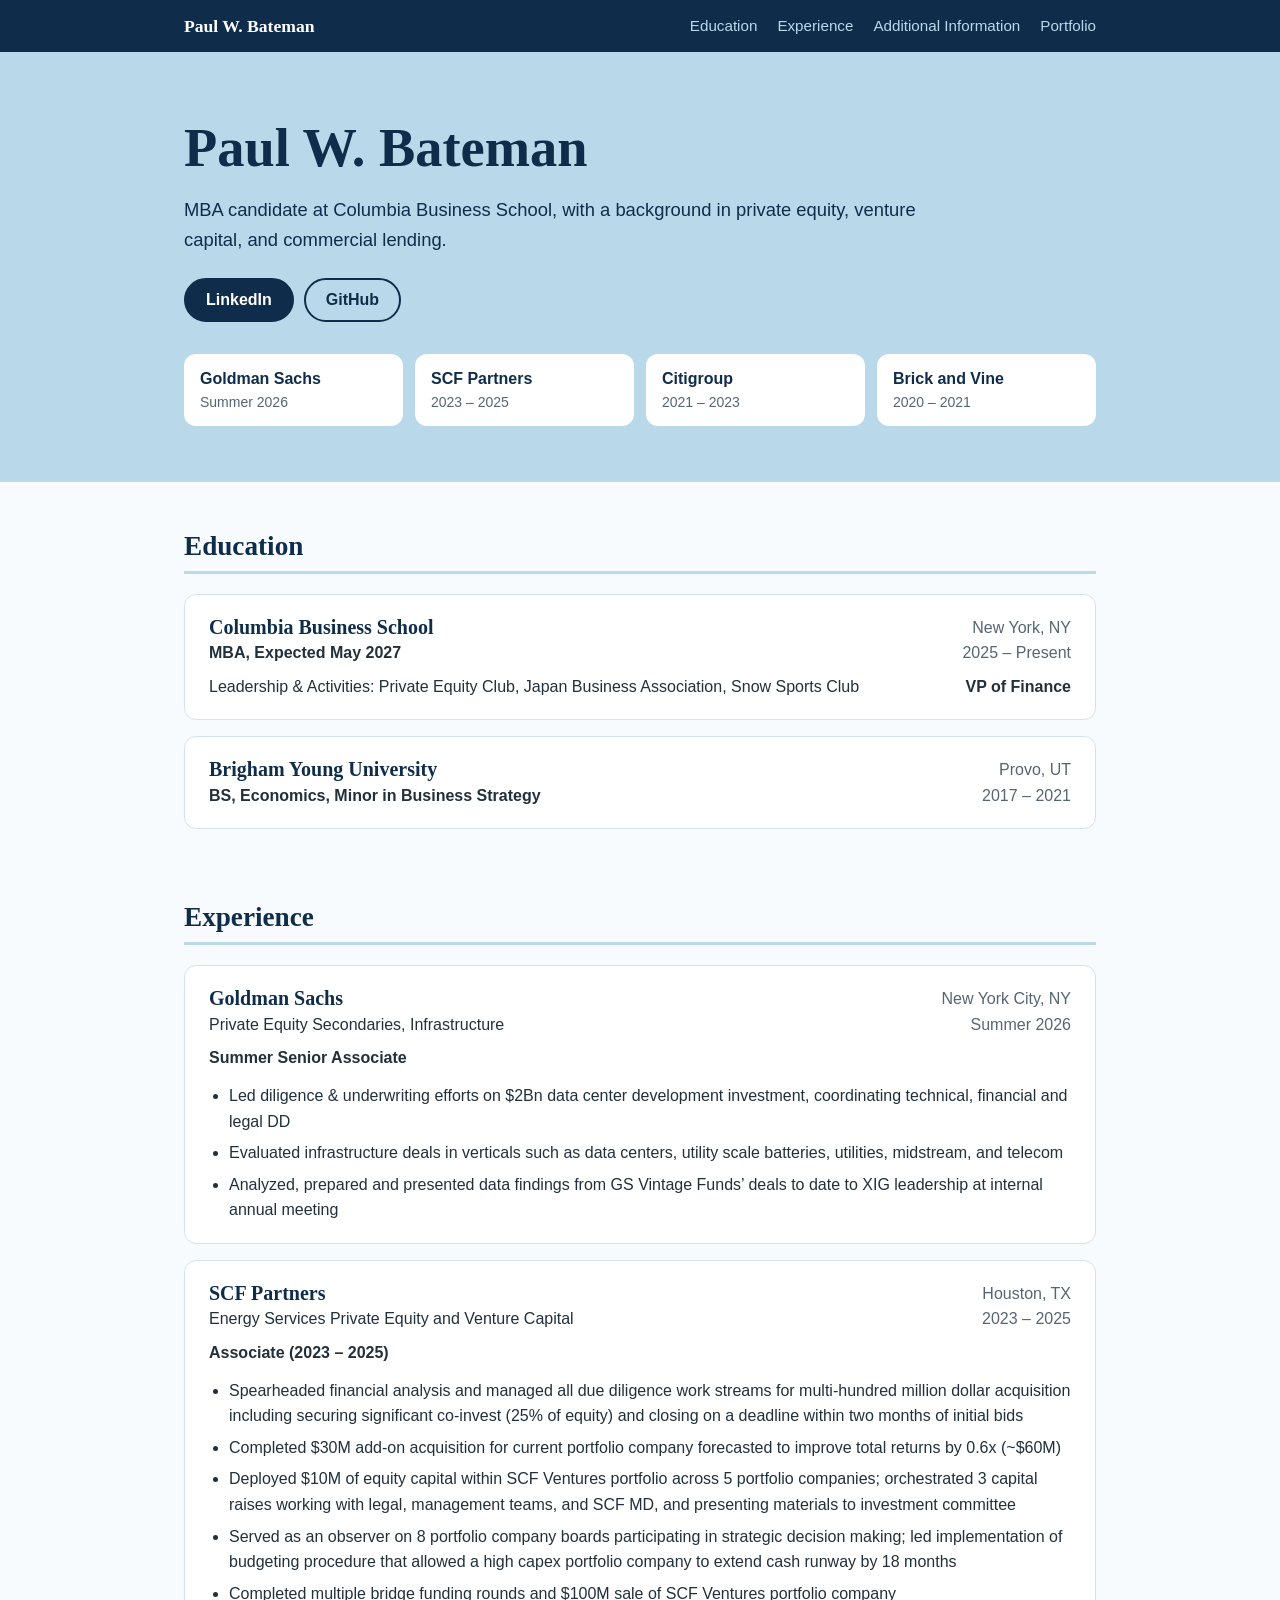
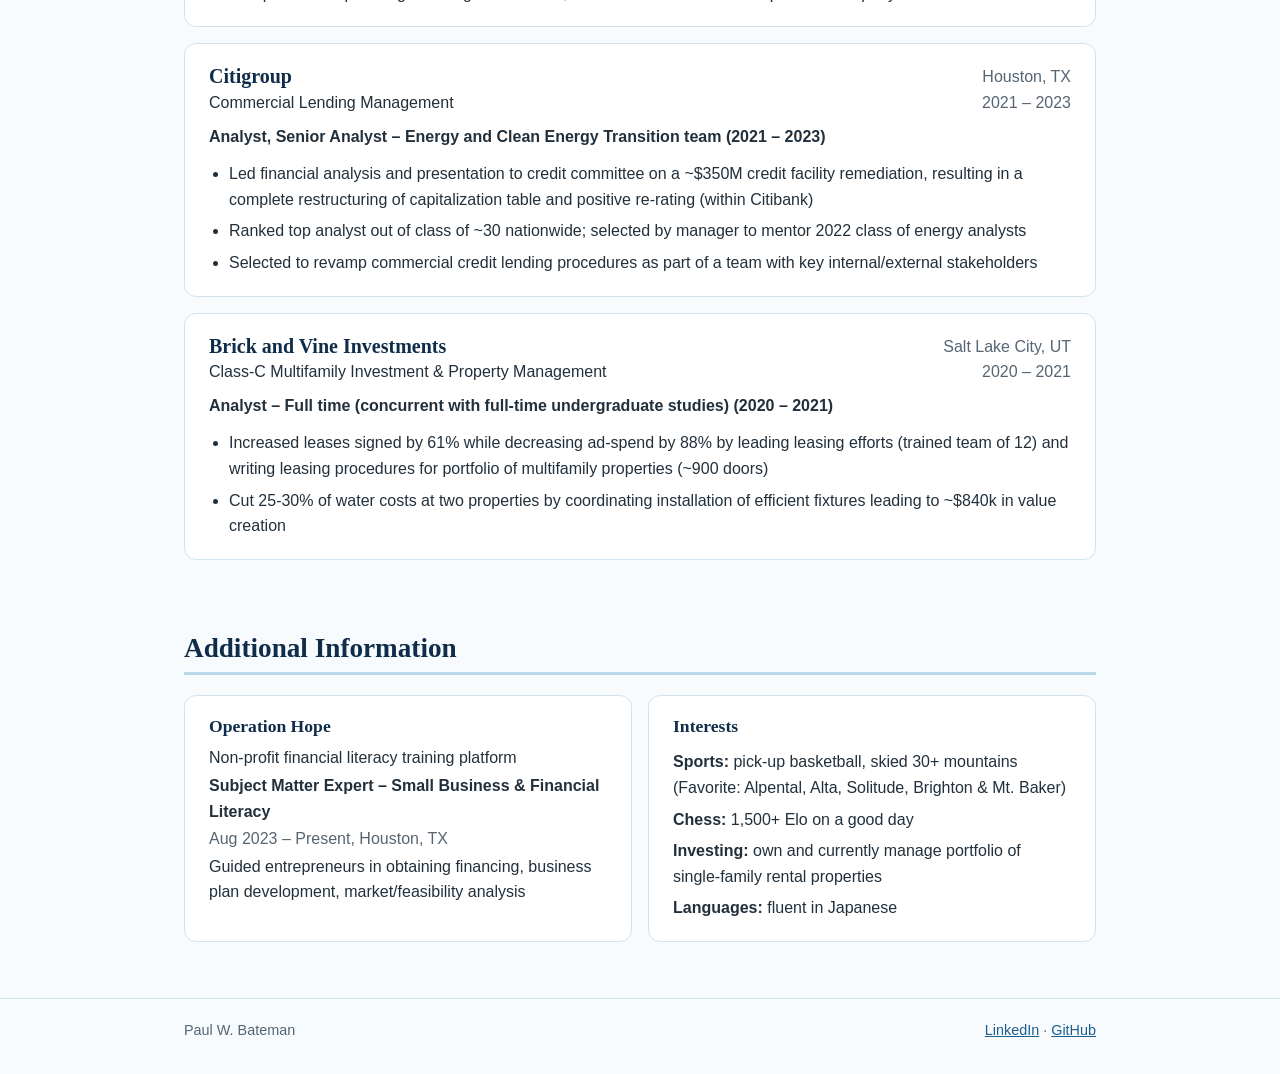
<file: index.html>
<!doctype html>
<html lang="en">
<head>
  <meta charset="utf-8">
  <meta name="viewport" content="width=device-width, initial-scale=1">
  <title>Paul W. Bateman</title>
  <meta name="description" content="Paul W. Bateman: MBA candidate at Columbia Business School with a background in private equity, venture capital, and commercial lending.">
  <link rel="stylesheet" href="styles.css">
</head>
<body>
  <a class="skip" href="#education">Skip to content</a>

  <nav class="site-nav" aria-label="Main">
    <div class="wrap">
      <a class="brand" href="index.html">Paul W. Bateman</a>
      <ul>
        <li><a href="#education">Education</a></li>
        <li><a href="#experience">Experience</a></li>
        <li><a href="#additional">Additional Information</a></li>
        <li><a href="portfolio.html">Portfolio</a></li>
      </ul>
    </div>
  </nav>

  <header class="hero">
    <div class="wrap">
      <h1>Paul W. Bateman</h1>
      <p>MBA candidate at Columbia Business School, with a background in private equity, venture capital, and commercial lending.</p>
      <div class="actions">
        <a class="button" href="https://www.linkedin.com/in/paul-bateman1995/" rel="noopener">LinkedIn</a>
        <a class="button ghost" href="https://github.com/batemanp124" rel="noopener">GitHub</a>
      </div>
      <div class="jump">
        <a href="#goldman-sachs"><strong>Goldman Sachs</strong><span>Summer 2026</span></a>
        <a href="#scf-partners"><strong>SCF Partners</strong><span>2023 – 2025</span></a>
        <a href="#citigroup"><strong>Citigroup</strong><span>2021 – 2023</span></a>
        <a href="#brick-and-vine"><strong>Brick and Vine</strong><span>2020 – 2021</span></a>
      </div>
    </div>
  </header>

  <main class="wrap">
    <section id="education">
      <h2>Education</h2>

      <article class="card">
        <div class="row">
          <h3>Columbia Business School</h3>
          <span class="place">New York, NY</span>
        </div>
        <div class="row">
          <span class="role">MBA, Expected May 2027</span>
          <span class="dates">2025 – Present</span>
        </div>
        <div class="row note">
          <span>Leadership &amp; Activities: Private Equity Club, Japan Business Association, Snow Sports Club</span>
          <span class="role">VP of Finance</span>
        </div>
      </article>

      <article class="card">
        <div class="row">
          <h3>Brigham Young University</h3>
          <span class="place">Provo, UT</span>
        </div>
        <div class="row">
          <span class="role">BS, Economics, Minor in Business Strategy</span>
          <span class="dates">2017 – 2021</span>
        </div>
      </article>
    </section>

    <section id="experience">
      <h2>Experience</h2>

      <article class="card" id="goldman-sachs">
        <div class="row">
          <h3>Goldman Sachs</h3>
          <span class="place">New York City, NY</span>
        </div>
        <div class="row">
          <span>Private Equity Secondaries, Infrastructure</span>
          <span class="dates">Summer 2026</span>
        </div>
        <p class="role note">Summer Senior Associate</p>
        <ul>
          <li>Led diligence &amp; underwriting efforts on $2Bn data center development investment, coordinating technical, financial and legal DD</li>
          <li>Evaluated infrastructure deals in verticals such as data centers, utility scale batteries, utilities, midstream, and telecom</li>
          <li>Analyzed, prepared and presented data findings from GS Vintage Funds’ deals to date to XIG leadership at internal annual meeting</li>
        </ul>
      </article>

      <article class="card" id="scf-partners">
        <div class="row">
          <h3>SCF Partners</h3>
          <span class="place">Houston, TX</span>
        </div>
        <div class="row">
          <span>Energy Services Private Equity and Venture Capital</span>
          <span class="dates">2023 – 2025</span>
        </div>
        <p class="role note">Associate (2023 – 2025)</p>
        <ul>
          <li>Spearheaded financial analysis and managed all due diligence work streams for multi-hundred million dollar acquisition including securing significant co-invest (25% of equity) and closing on a deadline within two months of initial bids</li>
          <li>Completed $30M add-on acquisition for current portfolio company forecasted to improve total returns by 0.6x (~$60M)</li>
          <li>Deployed $10M of equity capital within SCF Ventures portfolio across 5 portfolio companies; orchestrated 3 capital raises working with legal, management teams, and SCF MD, and presenting materials to investment committee</li>
          <li>Served as an observer on 8 portfolio company boards participating in strategic decision making; led implementation of budgeting procedure that allowed a high capex portfolio company to extend cash runway by 18 months</li>
          <li>Completed multiple bridge funding rounds and $100M sale of SCF Ventures portfolio company</li>
        </ul>
      </article>

      <article class="card" id="citigroup">
        <div class="row">
          <h3>Citigroup</h3>
          <span class="place">Houston, TX</span>
        </div>
        <div class="row">
          <span>Commercial Lending Management</span>
          <span class="dates">2021 – 2023</span>
        </div>
        <p class="role note">Analyst, Senior Analyst – Energy and Clean Energy Transition team (2021 – 2023)</p>
        <ul>
          <li>Led financial analysis and presentation to credit committee on a ~$350M credit facility remediation, resulting in a complete restructuring of capitalization table and positive re-rating (within Citibank)</li>
          <li>Ranked top analyst out of class of ~30 nationwide; selected by manager to mentor 2022 class of energy analysts</li>
          <li>Selected to revamp commercial credit lending procedures as part of a team with key internal/external stakeholders</li>
        </ul>
      </article>

      <article class="card" id="brick-and-vine">
        <div class="row">
          <h3>Brick and Vine Investments</h3>
          <span class="place">Salt Lake City, UT</span>
        </div>
        <div class="row">
          <span>Class-C Multifamily Investment &amp; Property Management</span>
          <span class="dates">2020 – 2021</span>
        </div>
        <p class="role note">Analyst – Full time (concurrent with full-time undergraduate studies) (2020 – 2021)</p>
        <ul>
          <li>Increased leases signed by 61% while decreasing ad-spend by 88% by leading leasing efforts (trained team of 12) and writing leasing procedures for portfolio of multifamily properties (~900 doors)</li>
          <li>Cut 25-30% of water costs at two properties by coordinating installation of efficient fixtures leading to ~$840k in value creation</li>
        </ul>
      </article>
    </section>

    <section id="additional">
      <h2>Additional Information</h2>

      <div class="tiles">
        <article class="card">
          <h3>Operation Hope</h3>
          <p class="note">Non-profit financial literacy training platform</p>
          <p class="role note">Subject Matter Expert – Small Business &amp; Financial Literacy</p>
          <p class="dates note">Aug 2023 – Present, Houston, TX</p>
          <p class="note">Guided entrepreneurs in obtaining financing, business plan development, market/feasibility analysis</p>
        </article>

        <article class="card">
          <h3>Interests</h3>
          <ul class="interests">
            <li><strong>Sports:</strong> pick-up basketball, skied 30+ mountains (Favorite: Alpental, Alta, Solitude, Brighton &amp; Mt. Baker)</li>
            <li><strong>Chess:</strong> 1,500+ Elo on a good day</li>
            <li><strong>Investing:</strong> own and currently manage portfolio of single-family rental properties</li>
            <li><strong>Languages:</strong> fluent in Japanese</li>
          </ul>
        </article>
      </div>
    </section>
  </main>

  <footer>
    <div class="wrap row">
      <span>Paul W. Bateman</span>
      <span>
        <a href="https://www.linkedin.com/in/paul-bateman1995/" rel="noopener">LinkedIn</a> ·
        <a href="https://github.com/batemanp124" rel="noopener">GitHub</a>
      </span>
    </div>
  </footer>
</body>
</html>
</file>
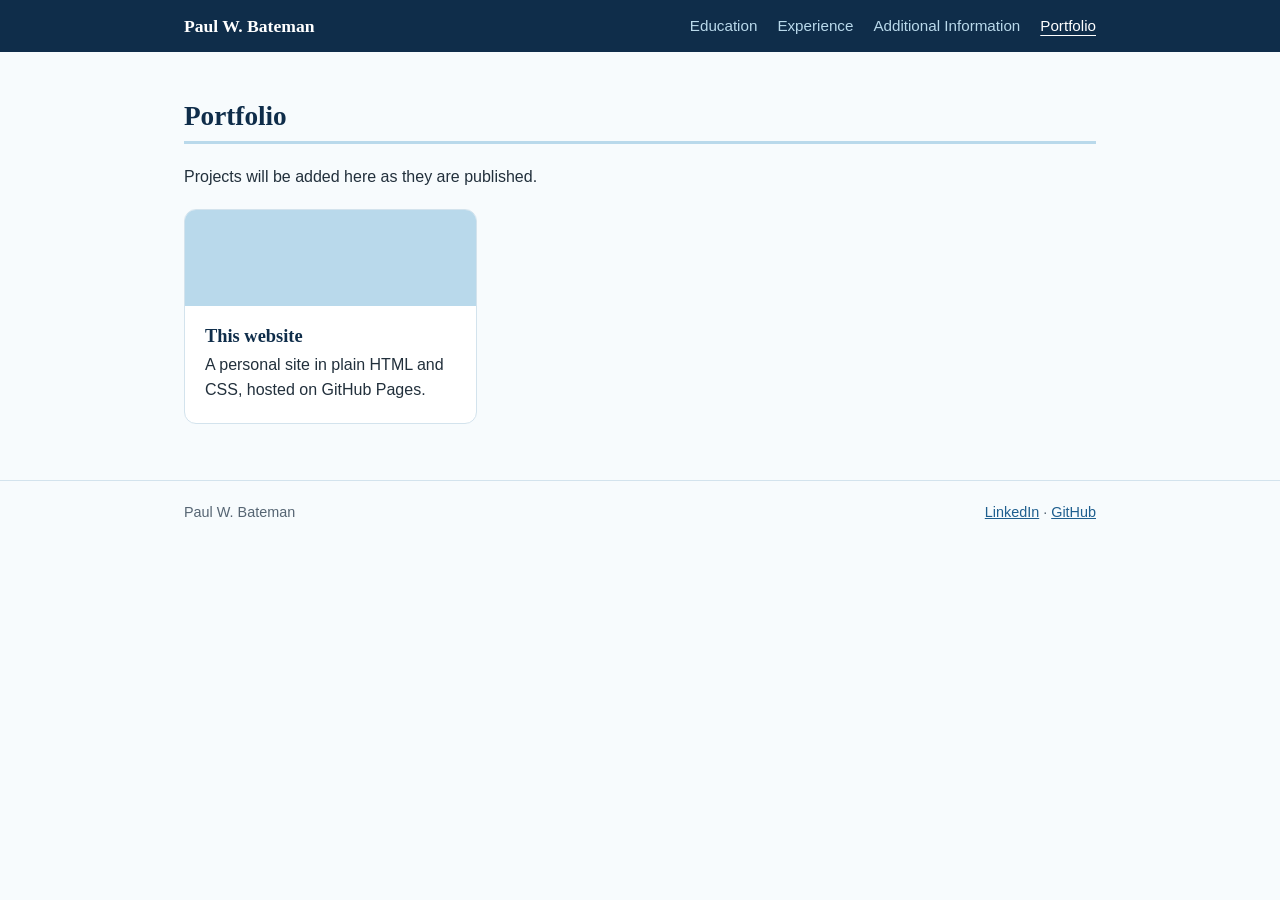
<file: portfolio.html>
<!doctype html>
<html lang="en">
<head>
  <meta charset="utf-8">
  <meta name="viewport" content="width=device-width, initial-scale=1">
  <title>Portfolio | Paul W. Bateman</title>
  <meta name="description" content="Projects by Paul W. Bateman.">
  <link rel="stylesheet" href="styles.css">
</head>
<body>
  <a class="skip" href="#portfolio">Skip to content</a>

  <nav class="site-nav" aria-label="Main">
    <div class="wrap">
      <a class="brand" href="index.html">Paul W. Bateman</a>
      <ul>
        <li><a href="index.html#education">Education</a></li>
        <li><a href="index.html#experience">Experience</a></li>
        <li><a href="index.html#additional">Additional Information</a></li>
        <li><a href="portfolio.html" aria-current="page">Portfolio</a></li>
      </ul>
    </div>
  </nav>

  <main class="wrap">
    <section id="portfolio">
      <h2>Portfolio</h2>
      <p class="lead">Projects will be added here as they are published.</p>

      <div class="gallery">
        <a href="https://github.com/batemanp124/batemanp124.github.io" rel="noopener">
          <span class="swatch"></span>
          <span class="text">
            <strong>This website</strong>
            A personal site in plain HTML and CSS, hosted on GitHub Pages.
          </span>
        </a>
      </div>
    </section>
  </main>

  <footer>
    <div class="wrap row">
      <span>Paul W. Bateman</span>
      <span>
        <a href="https://www.linkedin.com/in/paul-bateman1995/" rel="noopener">LinkedIn</a> ·
        <a href="https://github.com/batemanp124" rel="noopener">GitHub</a>
      </span>
    </div>
  </footer>
</body>
</html>
</file>
<file: styles.css>
:root {
  --columbia: #b9d9eb;
  --columbia-soft: #e8f3f9;
  --navy: #0f2d4a;
  --blue: #1f5f8f;
  --ink: #22303c;
  --muted: #566573;
  --line: #d3e3ed;
  --paper: #ffffff;
  --page: #f7fbfd;
  --radius: 12px;
  --heading: Georgia, "Times New Roman", serif;
  --body: "Segoe UI", -apple-system, BlinkMacSystemFont, Roboto, Helvetica, Arial, sans-serif;
}

* { box-sizing: border-box; }

html {
  scroll-behavior: smooth;
  scroll-padding-top: 76px;
}

@media (prefers-reduced-motion: reduce) {
  html { scroll-behavior: auto; }
}

body {
  margin: 0;
  background: var(--page);
  color: var(--ink);
  font-family: var(--body);
  font-size: 1rem;
  line-height: 1.6;
}

a { color: var(--blue); }
a:focus-visible { outline: 3px solid var(--navy); outline-offset: 2px; }

h1, h2, h3 {
  color: var(--navy);
  font-family: var(--heading);
  font-weight: 700;
  line-height: 1.2;
  margin: 0;
}

.wrap {
  width: 100%;
  max-width: 960px;
  margin: 0 auto;
  padding: 0 24px;
}

.skip {
  position: absolute;
  left: -9999px;
}

.skip:focus {
  left: 16px;
  top: 12px;
  z-index: 20;
  background: var(--paper);
  padding: 6px 12px;
}

/* Navigation */
.site-nav {
  position: sticky;
  top: 0;
  z-index: 10;
  background: var(--navy);
}

.site-nav .wrap {
  display: flex;
  flex-wrap: wrap;
  align-items: center;
  justify-content: space-between;
  gap: 4px 24px;
  padding-top: 12px;
  padding-bottom: 12px;
}

.brand {
  color: #fff;
  font-family: var(--heading);
  font-size: 1.1rem;
  font-weight: 700;
  text-decoration: none;
}

.site-nav ul {
  display: flex;
  flex-wrap: wrap;
  gap: 2px 20px;
  list-style: none;
  margin: 0;
  padding: 0;
}

.site-nav ul a {
  color: var(--columbia);
  font-size: 0.95rem;
  text-decoration: none;
}

.site-nav ul a:hover,
.site-nav ul a[aria-current="page"] {
  color: #fff;
  text-decoration: underline;
  text-underline-offset: 4px;
}

.site-nav a:focus-visible { outline-color: #fff; }

/* Hero */
.hero {
  background: var(--columbia);
  padding: 64px 0 56px;
}

.hero h1 { font-size: clamp(2.3rem, 6vw, 3.4rem); }

.hero p {
  color: var(--navy);
  font-size: 1.15rem;
  max-width: 40em;
  margin: 14px 0 0;
}

.actions {
  display: flex;
  flex-wrap: wrap;
  gap: 10px;
  margin-top: 24px;
}

.button {
  background: var(--navy);
  border: 2px solid var(--navy);
  border-radius: 999px;
  color: #fff;
  font-weight: 600;
  padding: 7px 20px;
  text-decoration: none;
}

.button.ghost {
  background: transparent;
  color: var(--navy);
}

.button:hover { background: var(--blue); border-color: var(--blue); color: #fff; }

/* Jump tiles */
.jump {
  display: grid;
  grid-template-columns: repeat(auto-fit, minmax(150px, 1fr));
  gap: 12px;
  margin-top: 32px;
}

.jump a {
  background: var(--paper);
  border-radius: var(--radius);
  color: var(--navy);
  display: block;
  padding: 12px 16px;
  text-decoration: none;
  transition: transform 0.15s ease;
}

.jump a:hover { transform: translateY(-2px); }

.jump strong { display: block; }

.jump span {
  color: var(--muted);
  display: block;
  font-size: 0.875rem;
}

/* Sections */
section { padding: 48px 0 8px; }

section h2 {
  border-bottom: 3px solid var(--columbia);
  font-size: 1.7rem;
  margin-bottom: 20px;
  padding-bottom: 8px;
}

.card {
  background: var(--paper);
  border: 1px solid var(--line);
  border-radius: var(--radius);
  margin-bottom: 16px;
  padding: 20px 24px;
}

.row {
  display: flex;
  flex-wrap: wrap;
  justify-content: space-between;
  gap: 0 16px;
}

.card h3 { font-size: 1.25rem; }
.place, .dates { color: var(--muted); }
.role { font-weight: 600; }
.note { margin: 8px 0 0; }
.note + .note { margin-top: 2px; }

.card ul {
  margin: 12px 0 0;
  padding-left: 20px;
}

.card li { margin-bottom: 6px; }
.card li:last-child { margin-bottom: 0; }

.tiles {
  display: grid;
  grid-template-columns: repeat(auto-fit, minmax(270px, 1fr));
  gap: 16px;
}

.tiles .card { margin: 0; }
.tiles h3 { font-size: 1.1rem; }

.interests {
  list-style: none;
  padding: 0 !important;
}

/* Portfolio gallery */
.gallery {
  display: grid;
  grid-template-columns: repeat(auto-fill, minmax(260px, 1fr));
  gap: 16px;
}

.gallery a {
  background: var(--paper);
  border: 1px solid var(--line);
  border-radius: var(--radius);
  color: var(--ink);
  display: block;
  overflow: hidden;
  text-decoration: none;
  transition: transform 0.15s ease;
}

.gallery a:hover { transform: translateY(-2px); }

.gallery .swatch {
  background: var(--columbia);
  display: block;
  height: 96px;
}

.gallery .text {
  display: block;
  padding: 16px 20px 20px;
}

.gallery strong {
  color: var(--navy);
  display: block;
  font-family: var(--heading);
  font-size: 1.15rem;
}

.lead { margin: 0 0 20px; }

/* Footer */
footer {
  color: var(--muted);
  font-size: 0.9rem;
  margin-top: 48px;
  padding: 20px 0 32px;
  border-top: 1px solid var(--line);
}

footer .row { gap: 4px 16px; }

@media (max-width: 600px) {
  .wrap { padding: 0 16px; }
  .hero { padding: 40px 0; }
  .card { padding: 16px; }
  html { scroll-padding-top: 124px; }
}
</file>
